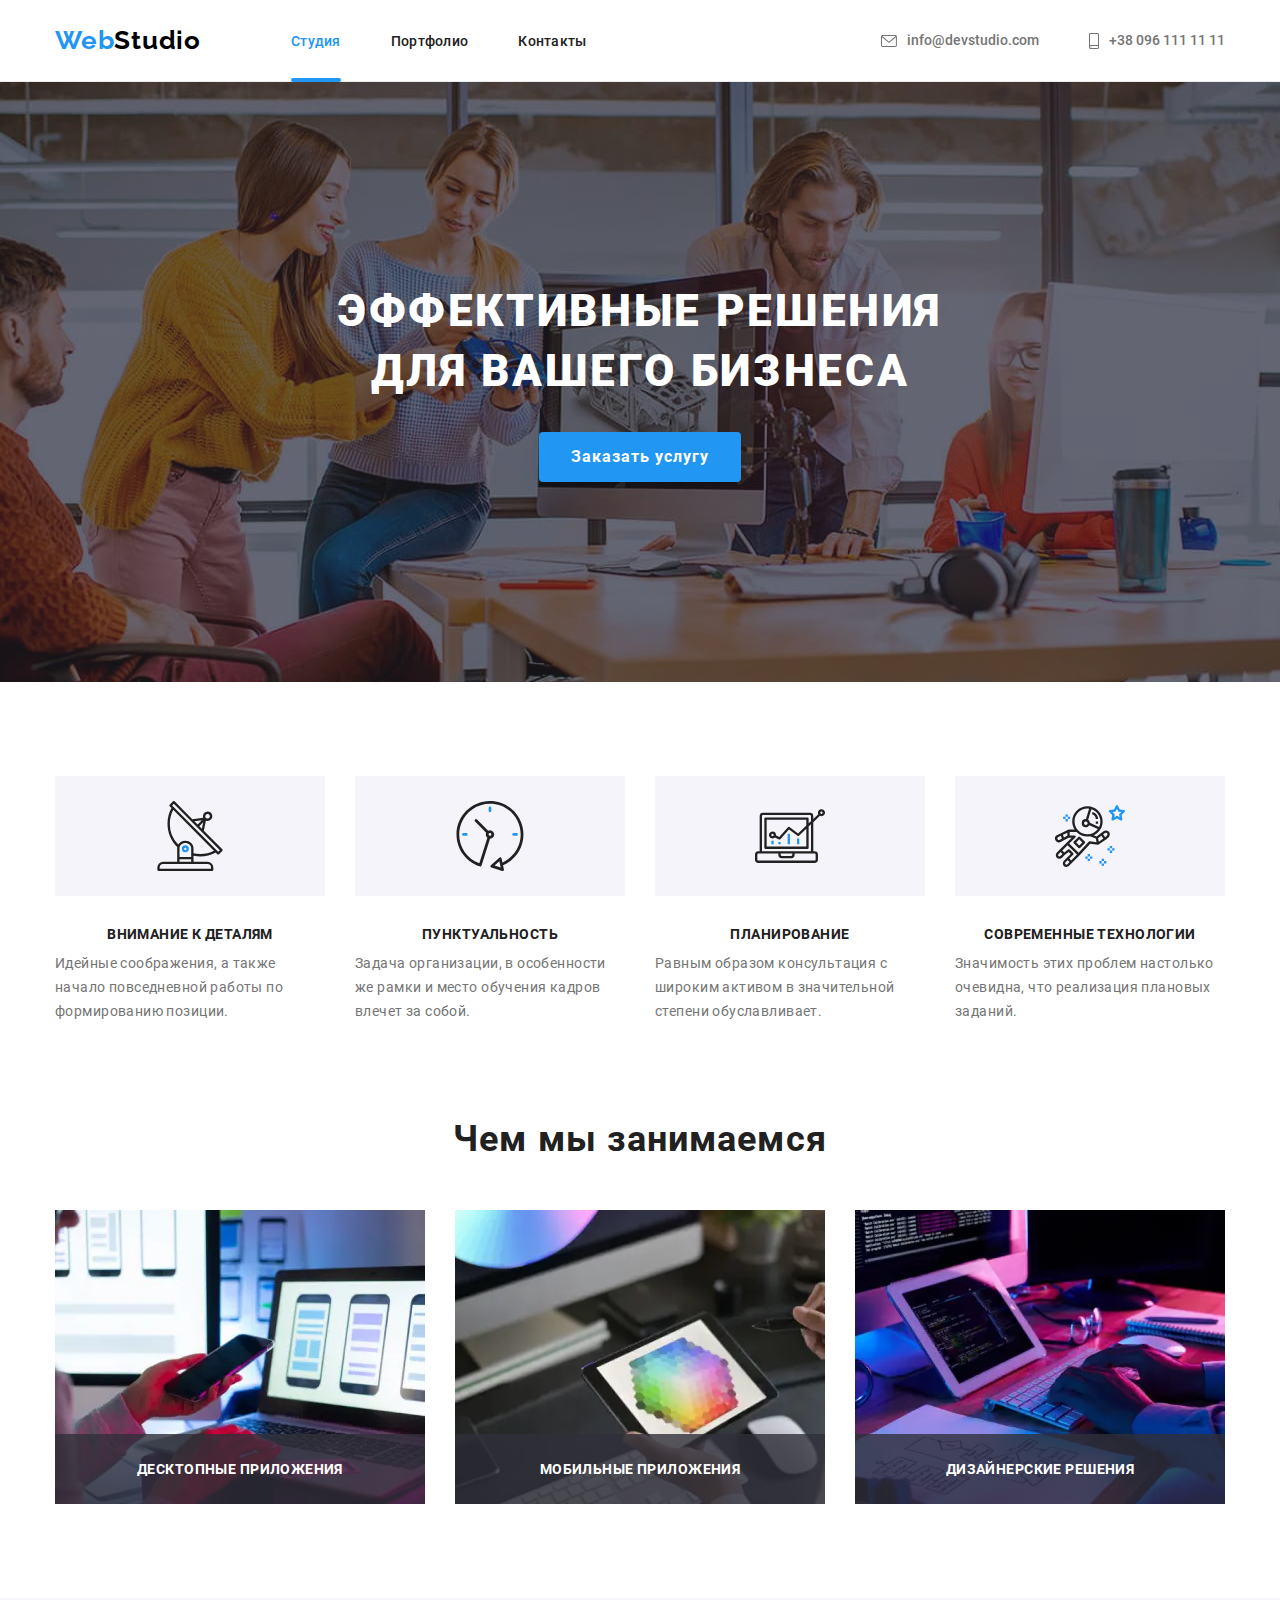
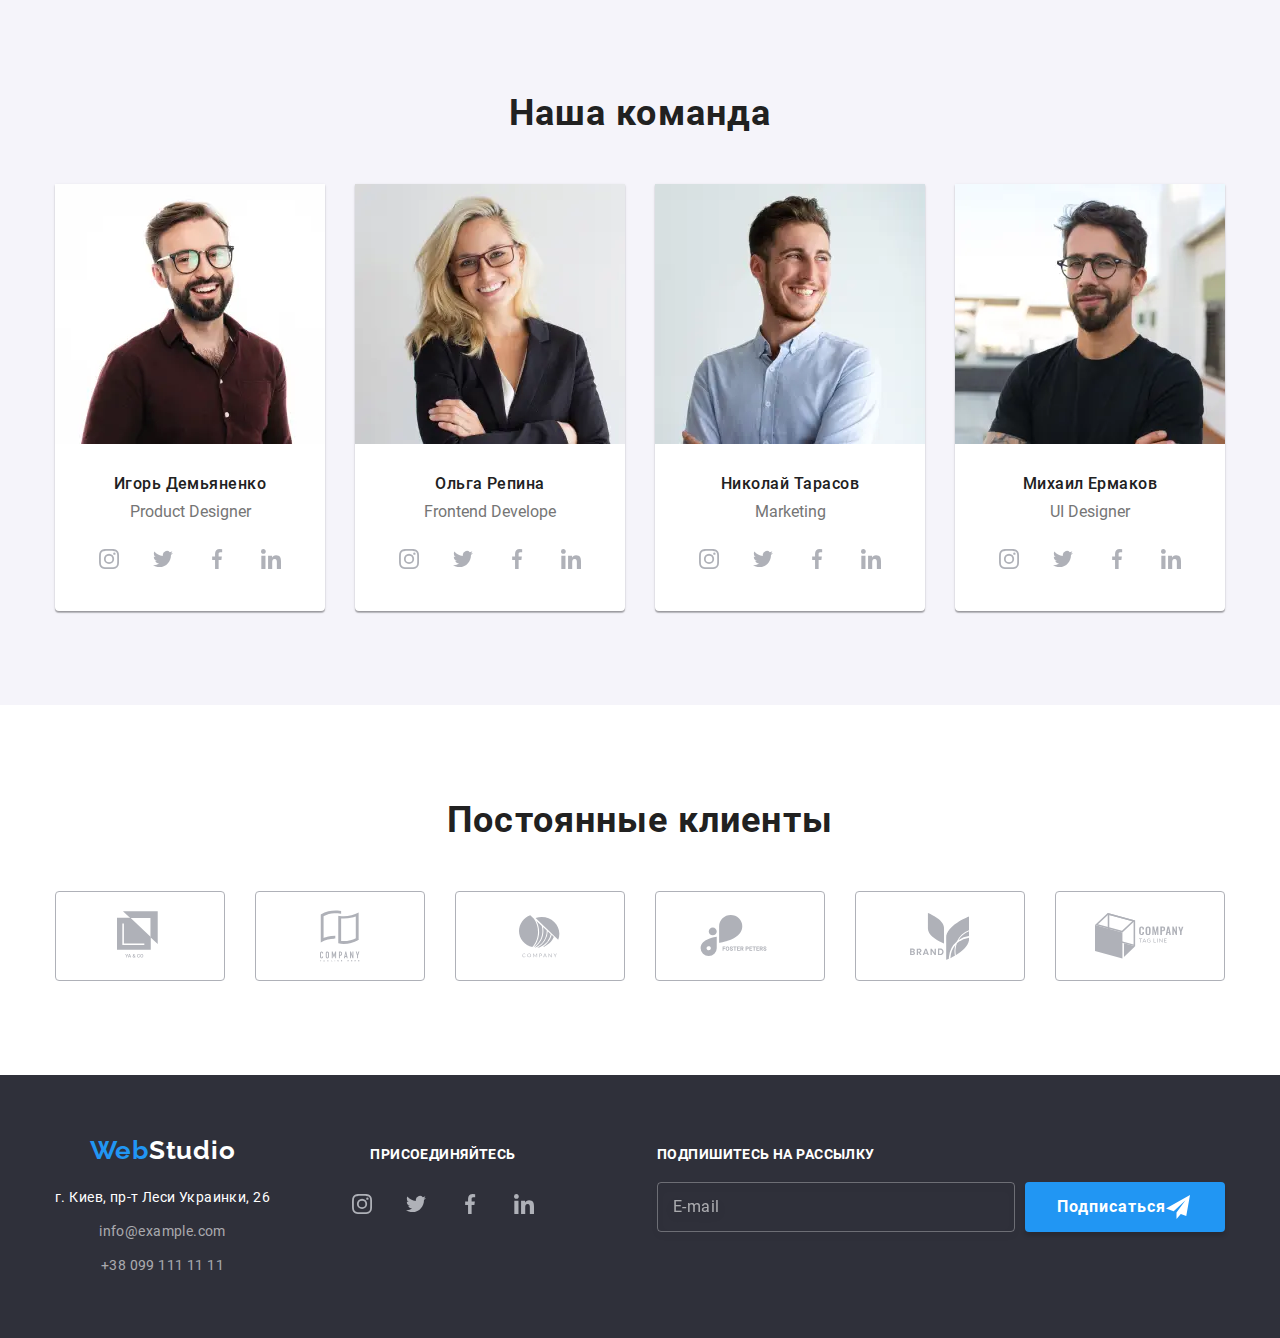
<file: index.html>
<!DOCTYPE html>
<html lang="ru">
  <head>
    <meta charset="UTF-8" />
    <meta name="viewport" content="width=device-width, initial-scale=1.0" />
    <link rel="stylesheet" href="./css/main.min.css" />
    <title lang="en">WebStudio</title>
  </head>
  <body>
    <!--Шапка сайта-->

    <header class="header">
      <div class="container">
        <button class="menu-button" data-menu-button>
          <svg class="burger-menu-icon">
            <use href="./images/icons/sprite.svg#icon-menu"></use>
          </svg>
        </button>
        <nav class="header-navigation">
          <a class="logo logo-header" href="./index.html"
            ><span class="logo-first-word">Web</span>Studio</a
          >
          <ul class="navigation-list">
            <li class="navigation-list-item">
              <a
                class="navigation-list-link navigation-list-link-active"
                href="./index.html"
              >
                Студия
              </a>
            </li>
            <li class="navigation-list-item">
              <a class="navigation-list-link" href="./portfolio.html"
                >Портфолио</a
              >
            </li>
            <li class="navigation-list-item">
              <a class="navigation-list-link" href="#">Контакты</a>
            </li>
          </ul>
        </nav>

        <ul class="address-list">
          <li class="address-item">
            <a class="address-link" href="mailto:info@devstudio.com">
              <svg class="address-link-icon" width="16" height="12">
                <use href="./images/icons/sprite.svg#icon-envelope"></use>
              </svg>
              info@devstudio.com
            </a>
          </li>
          <li class="address-item">
            <a class="address-link" href="tel:+380961111111">
              <svg class="address-link-icon" width="10" height="16">
                <use href="./images/icons/sprite.svg#icon-smartphone"></use>
              </svg>
              +38 096 111 11 11
            </a>
          </li>
        </ul>
      </div>
    </header>
    <main>
      <!--Секція Герой-->
      <section class="hero section">
        <div class="container">
          <h1 class="hero-title">
            Эффективные решения <br />
            для вашего бизнеса
          </h1>
          <button type="button" class="modal-button" data-modal-open>
            Заказать услугу
          </button>
        </div>
      </section>
      <!--Особенности-->
      <section class="features section">
        <div class="container">
          <h2 class="section-title visually-hidden">Наши особенности</h2>
          <ul class="features-list">
            <li class="features-list-item">
              <div class="features-list-icon">
                <svg class="icon">
                  <use href="./images/icons/sprite.svg#icon-antenna"></use>
                </svg>
              </div>
              <h3 class="features-list-title">Внимание к деталям</h3>
              <p class="features-list-text">
                Идейные соображения, а также начало повседневной работы по
                формированию позиции.
              </p>
            </li>
            <li class="features-list-item">
              <div class="features-list-icon">
                <svg class="icon">
                  <use href="./images/icons/sprite.svg#icon-clock"></use>
                </svg>
              </div>
              <h3 class="features-list-title">Пунктуальность</h3>
              <p class="features-list-text">
                Задача организации, в особенности же рамки и место обучения
                кадров влечет за собой.
              </p>
            </li>
            <li class="features-list-item">
              <div class="features-list-icon">
                <svg class="icon">
                  <use href="./images/icons/sprite.svg#icon-diagram"></use>
                </svg>
              </div>
              <h3 class="features-list-title">Планирование</h3>
              <p class="features-list-text">
                Равным образом консультация с широким активом в значительной
                степени обуславливает.
              </p>
            </li>
            <li class="features-list-item">
              <div class="features-list-icon">
                <svg class="icon">
                  <use href="./images/icons/sprite.svg#icon-astronaut"></use>
                </svg>
              </div>
              <h3 class="features-list-title">Современные технологии</h3>
              <p class="features-list-text">
                Значимость этих проблем настолько очевидна, что реализация
                плановых заданий.
              </p>
            </li>
          </ul>
        </div>
      </section>
      <!--Чем мы занимаемся-->
      <section class="doing section">
        <div class="container">
          <h2 class="section-title">Чем мы занимаемся</h2>
          <ul class="doing-list display-flex">
            <li class="doing-list-item">
              <picture>
                <source
                  srcset="
                    ./images/index/desktop/what-we-do-img-1-desktop.webp    1x,
                    ./images/index/desktop/what-we-do-img-1-desktop@2x.webp 2x
                  "
                  media="(min-width: 1200px)"
                  type="image/webp"
                />
                <source
                  srcset="
                    ./images/index/desktop/what-we-do-img-1-desktop.jpg    1x,
                    ./images/index/desktop/what-we-do-img-1-desktop@2x.jpg 2x
                  "
                  media="(min-width: 1200px)"
                />

                <img
                  class="doing-list-image"
                  src="./images/index/desktop/what-we-do-img-1-desktop.jpg"
                  alt="Процес вестания страници"
                />
              </picture>

              <p class="doing-list-text">Десктопные приложения</p>
            </li>
            <li class="doing-list-item">
              <picture>
                <source
                  srcset="
                    ./images/index/desktop/what-we-do-img-2-desktop.webp    1x,
                    ./images/index/desktop/what-we-do-img-2-desktop@2x.webp 2x
                  "
                  media="(min-width: 1200px)"
                  type="image/webp"
                />
                <source
                  srcset="
                    ./images/index/desktop/what-we-do-img-2-desktop.jpg    1x,
                    ./images/index/desktop/what-we-do-img-2-desktop@2x.jpg 2x
                  "
                  media="(min-width: 1200px)"
                />

                <img
                  class="doing-list-image"
                  src="./images/index/desktop/what-we-do-img-2-desktop.jpg"
                  alt="Робота с планшетом"
                />
              </picture>

              <p class="doing-list-text">Мобильные приложения</p>
            </li>
            <li class="doing-list-item">
              <picture>
                <source
                  srcset="
                    ./images/index/desktop/what-we-do-img-3-desktop.webp    1x,
                    ./images/index/desktop/what-we-do-img-3-desktop@2x.webp 2x
                  "
                  media="(min-width: 1200px)"
                  type="image/webp"
                />
                <source
                  srcset="
                    ./images/index/desktop/what-we-do-img-3-desktop.jpg    1x,
                    ./images/index/desktop/what-we-do-img-3-desktop@2x.jpg 2x
                  "
                  media="(min-width: 1200px)"
                />

                <img
                  class="doing-list-image"
                  src="./images/index/desktop/what-we-do-img-3-desktop.jpg"
                  alt="Человек печатает на ноутбуке"
                />
              </picture>

              <p class="doing-list-text">Дизайнерские решения</p>
            </li>
          </ul>
        </div>
      </section>
      <!--Наша команда-->
      <section class="team section">
        <div class="container">
          <h2 class="section-title">Наша команда</h2>
          <ul class="team-list">
            <li class="team-list-item">
              <picture>
                <source
                  srcset="
                    ./images/index/desktop/teammate-img-Igor-desktop.webp    1x,
                    ./images/index/desktop/teammate-img-Igor-desktop@2x.webp 2x
                  "
                  media="(min-width: 1200px)"
                  type="image/webp"
                />
                <source
                  srcset="
                    ./images/index/desktop/teammate-img-Igor-desktop.jpg    1x,
                    ./images/index/desktop/teammate-img-Igor-desktop@2x.jpg 2x
                  "
                  media="(min-width: 1200px)"
                />

                <source
                  srcset="
                    ./images/index/tablet/teammate-img-Igor-tablet.webp    1x,
                    ./images/index/tablet/teammate-img-Igor-tablet@2x.webp 2x
                  "
                  media="(min-width: 768px)"
                  type="image/webp"
                />
                <source
                  srcset="
                    ./images/index/tablet/teammate-img-Igor-tablet.jpg    1x,
                    ./images/index/tablet/teammate-img-Igor-tablet@2x.jpg 2x
                  "
                  media="(min-width: 768px)"
                />
                <source
                  srcset="
                    ./images/index/mobile/teammate-img-Igor-mobile.webp    1x,
                    ./images/index/mobile/teammate-img-Igor-mobile@2x.webp 2x
                  "
                  type="image/webp"
                />
                <img
                  class="about-list-img"
                  src="./images/index/mobile/teammate-img-Igor-mobile.jpg"
                  alt="Фото Игоря"
                />
              </picture>
              <div class="team-list-text-container">
                <h3 class="team-list-title">Игорь Демьяненко</h3>
                <p class="team-list-text" lang="en">Product Designer</p>
                <ul class="social-list">
                  <li class="social-list-item">
                    <a href="#" class="social-list-link">
                      <svg class="social-list-icon" width="20" height="20">
                        <use
                          href="./images/icons/sprite.svg#icon-instagram"
                        ></use>
                      </svg>
                    </a>
                  </li>
                  <li class="social-list-item">
                    <a href="#" class="social-list-link">
                      <svg class="social-list-icon" width="20" height="20">
                        <use
                          href="./images/icons/sprite.svg#icon-twitter"
                        ></use>
                      </svg>
                    </a>
                  </li>
                  <li class="social-list-item">
                    <a href="#" class="social-list-link">
                      <svg class="social-list-icon" width="20" height="20">
                        <use
                          href="./images/icons/sprite.svg#icon-facebook"
                        ></use>
                      </svg>
                    </a>
                  </li>
                  <li class="social-list-item">
                    <a href="#" class="social-list-link">
                      <svg class="social-list-icon" width="20" height="20">
                        <use
                          href="./images/icons/sprite.svg#icon-linkedin"
                        ></use>
                      </svg>
                    </a>
                  </li>
                </ul>
              </div>
            </li>
            <li class="team-list-item">
              <picture>
                <source
                  srcset="
                    ./images/index/desktop/teammate-img-Olga-desktop.webp    1x,
                    ./images/index/desktop/teammate-img-Olga-desktop@2x.webp 2x
                  "
                  media="(min-width: 1200px)"
                  type="image/webp"
                />
                <source
                  srcset="
                    ./images/index/desktop/teammate-img-Olga-desktop.jpg    1x,
                    ./images/index/desktop/teammate-img-Olga-desktop@2x.jpg 2x
                  "
                  media="(min-width: 1200px)"
                />

                <source
                  srcset="
                    ./images/index/tablet/teammate-img-Olga-tablet.webp    1x,
                    ./images/index/tablet/teammate-img-Olga-tablet@2x.webp 2x
                  "
                  media="(min-width: 768px)"
                  type="image/webp"
                />
                <source
                  srcset="
                    ./images/index/tablet/teammate-img-Olga-tablet.jpg    1x,
                    ./images/index/tablet/teammate-img-Olga-tablet@2x.jpg 2x
                  "
                  media="(min-width: 768px)"
                />
                <source
                  srcset="
                    ./images/index/mobile/teammate-img-Olga-mobile.webp    1x,
                    ./images/index/mobile/teammate-img-Olga-mobile@2x.webp 2x
                  "
                  type="image/webp"
                />
                <img
                  class="about-list-img"
                  src="./images/index/mobile/teammate-img-Olga-mobile.jpg"
                  alt="фото Ольги"
                />
              </picture>
              <div class="team-list-text-container">
                <h3 class="team-list-title">Ольга Репина</h3>
                <p class="team-list-text" lang="en">Frontend Develope</p>
                <ul class="social-list">
                  <li class="social-list-item">
                    <a href="#" class="social-list-link">
                      <svg class="social-list-icon" width="20" height="20">
                        <use
                          href="./images/icons/sprite.svg#icon-instagram"
                        ></use>
                      </svg>
                    </a>
                  </li>
                  <li class="social-list-item">
                    <a href="#" class="social-list-link">
                      <svg class="social-list-icon" width="20" height="20">
                        <use
                          href="./images/icons/sprite.svg#icon-twitter"
                        ></use>
                      </svg>
                    </a>
                  </li>
                  <li class="social-list-item">
                    <a href="#" class="social-list-link">
                      <svg class="social-list-icon" width="20" height="20">
                        <use
                          href="./images/icons/sprite.svg#icon-facebook"
                        ></use>
                      </svg>
                    </a>
                  </li>
                  <li class="social-list-item">
                    <a href="#" class="social-list-link">
                      <svg class="social-list-icon" width="20" height="20">
                        <use
                          href="./images/icons/sprite.svg#icon-linkedin"
                        ></use>
                      </svg>
                    </a>
                  </li>
                </ul>
              </div>
            </li>
            <li class="team-list-item">
              <picture>
                <source
                  srcset="
                    ./images/index/desktop/teammate-img-Mykola-desktop.webp    1x,
                    ./images/index/desktop/teammate-img-Mykola-desktop@2x.webp 2x
                  "
                  media="(min-width: 1200px)"
                  type="image/webp"
                />
                <source
                  srcset="
                    ./images/index/desktop/teammate-img-Mykola-desktop.jpg    1x,
                    ./images/index/desktop/teammate-img-Mykola-desktop@2x.jpg 2x
                  "
                  media="(min-width: 1200px)"
                />

                <source
                  srcset="
                    ./images/index/tablet/teammate-img-Mykola-tablet.webp    1x,
                    ./images/index/tablet/teammate-img-Mykola-tablet@2x.webp 2x
                  "
                  media="(min-width: 768px)"
                  type="image/webp"
                />
                <source
                  srcset="
                    ./images/index/tablet/teammate-img-Mykola-tablet.jpg    1x,
                    ./images/index/tablet/teammate-img-Mykola-tablet@2x.jpg 2x
                  "
                  media="(min-width: 768px)"
                />
                <source
                  srcset="
                    ./images/index/mobile/teammate-img-Mykola-mobile.webp    1x,
                    ./images/index/mobile/teammate-img-Mykola-mobile@2x.webp 2x
                  "
                  type="image/webp"
                />
                <img
                  class="about-list-img"
                  src="./images/index/mobile/teammate-img-Mykola-mobile.jpg"
                  alt="фото Николая"
                />
              </picture>
              <div class="team-list-text-container">
                <h3 class="team-list-title">Николай Тарасов</h3>
                <p class="team-list-text" lang="en">Marketing</p>
                <ul class="social-list">
                  <li class="social-list-item">
                    <a href="#" class="social-list-link">
                      <svg class="social-list-icon" width="20" height="20">
                        <use
                          href="./images/icons/sprite.svg#icon-instagram"
                        ></use>
                      </svg>
                    </a>
                  </li>
                  <li class="social-list-item">
                    <a href="#" class="social-list-link">
                      <svg class="social-list-icon" width="20" height="20">
                        <use
                          href="./images/icons/sprite.svg#icon-twitter"
                        ></use>
                      </svg>
                    </a>
                  </li>
                  <li class="social-list-item">
                    <a href="#" class="social-list-link">
                      <svg class="social-list-icon" width="20" height="20">
                        <use
                          href="./images/icons/sprite.svg#icon-facebook"
                        ></use>
                      </svg>
                    </a>
                  </li>
                  <li class="social-list-item">
                    <a href="#" class="social-list-link">
                      <svg class="social-list-icon" width="20" height="20">
                        <use
                          href="./images/icons/sprite.svg#icon-linkedin"
                        ></use>
                      </svg>
                    </a>
                  </li>
                </ul>
              </div>
            </li>
            <li class="team-list-item">
              <picture>
                <source
                  srcset="
                    ./images/index/desktop/teammate-img-Myhailo-desktop.webp    1x,
                    ./images/index/desktop/teammate-img-Myhailo-desktop@2x.webp 2x
                  "
                  media="(min-width: 1200px)"
                  type="image/webp"
                />
                <source
                  srcset="
                    ./images/index/desktop/teammate-img-Myhailo-desktop.jpg    1x,
                    ./images/index/desktop/teammate-img-Myhailo-desktop@2x.jpg 2x
                  "
                  media="(min-width: 1200px)"
                />

                <source
                  srcset="
                    ./images/index/tablet/teammate-img-Myhailo-tablet.webp    1x,
                    ./images/index/tablet/teammate-img-Myhailo-tablet@2x.webp 2x
                  "
                  media="(min-width: 768px)"
                  type="image/webp"
                />
                <source
                  srcset="
                    ./images/index/tablet/teammate-img-Myhailo-tablet.jpg    1x,
                    ./images/index/tablet/teammate-img-Myhailo-tablet@2x.jpg 2x
                  "
                  media="(min-width: 768px)"
                />
                <source
                  srcset="
                    ./images/index/mobile/teammate-img-Myhailo-mobile.webp    1x,
                    ./images/index/mobile/teammate-img-Myhailo-mobile@2x.webp 2x
                  "
                  type="image/webp"
                />

                <img
                  class="about-list-img"
                  src="./images/index/mobile/teammate-img-Myhailo-mobile.jpg"
                  alt="фото Михаила"
                />
              </picture>
              <div class="team-list-text-container">
                <h3 class="team-list-title">Михаил Ермаков</h3>
                <p class="team-list-text" lang="en">UI Designer</p>
                <ul class="social-list">
                  <li class="social-list-item">
                    <a href="#" class="social-list-link">
                      <svg class="social-list-icon" width="20" height="20">
                        <use
                          href="./images/icons/sprite.svg#icon-instagram"
                        ></use>
                      </svg>
                    </a>
                  </li>
                  <li class="social-list-item">
                    <a href="#" class="social-list-link">
                      <svg class="social-list-icon" width="20" height="20">
                        <use
                          href="./images/icons/sprite.svg#icon-twitter"
                        ></use>
                      </svg>
                    </a>
                  </li>
                  <li class="social-list-item">
                    <a href="#" class="social-list-link">
                      <svg class="social-list-icon" width="20" height="20">
                        <use
                          href="./images/icons/sprite.svg#icon-facebook"
                        ></use>
                      </svg>
                    </a>
                  </li>
                  <li class="social-list-item">
                    <a href="#" class="social-list-link">
                      <svg class="social-list-icon" width="20" height="20">
                        <use
                          href="./images/icons/sprite.svg#icon-linkedin"
                        ></use>
                      </svg>
                    </a>
                  </li>
                </ul>
              </div>
            </li>
          </ul>
        </div>
      </section>
      <section class="partners section">
        <div class="container">
          <h2 class="section-title">Постоянные клиенты</h2>
          <ul class="partners-list">
            <li class="partners-list-item">
              <a href="" class="partners-list-link">
                <svg class="partners-list-icon" width="45" height="50">
                  <use
                    href="./images/icons/sprite.svg#icon-client-logo-1"
                  ></use>
                </svg>
              </a>
            </li>
            <li class="partners-list-item">
              <a href="" class="partners-list-link">
                <svg class="partners-list-icon" width="40" height="52">
                  <use
                    href="./images/icons/sprite.svg#icon-client-logo-2"
                  ></use>
                </svg>
              </a>
            </li>
            <li class="partners-list-item">
              <a href="" class="partners-list-link">
                <svg class="partners-list-icon" width="41" height="43">
                  <use
                    href="./images/icons/sprite.svg#icon-client-logo-3"
                  ></use>
                </svg>
              </a>
            </li>
            <li class="partners-list-item">
              <a href="" class="partners-list-link">
                <svg class="partners-list-icon" width="80" height="42">
                  <use
                    href="./images/icons/sprite.svg#icon-client-logo-4"
                  ></use>
                </svg>
              </a>
            </li>
            <li class="partners-list-item">
              <a href="" class="partners-list-link">
                <svg class="partners-list-icon" width="59" height="47">
                  <use
                    href="./images/icons/sprite.svg#icon-client-logo-5"
                  ></use>
                </svg>
              </a>
            </li>
            <li class="partners-list-item">
              <a href="" class="partners-list-link">
                <svg class="partners-list-icon" width="89" height="46">
                  <use
                    href="./images/icons/sprite.svg#icon-client-logo-6"
                  ></use>
                </svg>
              </a>
            </li>
          </ul>
        </div>
      </section>
    </main>
    <!--Подвал сайта-->
    <footer class="footer">
      <div class="container">
        <div class="address-container">
          <a class="logo logo-footer" href="./index.html">
            <span class="logo-first-word">Web</span>Studio
          </a>
          <address class="footer-address">
            <a
              class="footer-address-link"
              href="https://goo.gl/maps/fKDju42FKTuRYaaN9"
              target="_blank"
            >
              г. Киев, пр-т Леси Украинки, 26
            </a>

            <ul class="footer-list">
              <li class="footer-list-item">
                <a class="footer-list-link" href="mailto:info@example.com">
                  info@example.com
                </a>
              </li>
              <li class="footer-list-item">
                <a class="footer-list-link" href="tel:+380991111111">
                  +38 099 111 11 11
                </a>
              </li>
            </ul>
          </address>
        </div>
        <div class="social-link-container">
          <p class="footer-sub-title">присоединяйтесь</p>
          <ul class="social-list">
            <li class="social-list-item">
              <a href="#" class="social-list-link dark-theme">
                <svg class="social-list-icon" width="20" height="20">
                  <use href="./images/icons/sprite.svg#icon-instagram"></use>
                </svg>
              </a>
            </li>
            <li class="social-list-item">
              <a href="#" class="social-list-link dark-theme">
                <svg class="social-list-icon" width="20" height="20">
                  <use href="./images/icons/sprite.svg#icon-twitter"></use>
                </svg>
              </a>
            </li>
            <li class="social-list-item">
              <a href="#" class="social-list-link dark-theme">
                <svg class="social-list-icon" width="20" height="20">
                  <use href="./images/icons/sprite.svg#icon-facebook"></use>
                </svg>
              </a>
            </li>
            <li class="social-list-item">
              <a href="#" class="social-list-link dark-theme">
                <svg class="social-list-icon" width="20" height="20">
                  <use href="./images/icons/sprite.svg#icon-linkedin"></use>
                </svg>
              </a>
            </li>
          </ul>
        </div>
        <div class="subscribe-container">
          <p class="footer-sub-title">Подпишитесь на рассылку</p>
          <form action="#" name="subscribe-form" class="subscribe-form">
            <label for="subscribe-email" class="subscribe-form-label">
              <input
                type="email"
                name="subscribe-email"
                id="subscribe-email"
                placeholder="E-mail"
                class="subscribe-form-input"
              />
            </label>

            <button type="submit" class="modal-button subscribe-form-button">
              Подписаться
            </button>
          </form>
        </div>
      </div>
    </footer>
    <div class="backdrop is-hidden" data-modal>
      <div class="modal">
        <button type="button" class="modal-close-button" data-modal-close>
          <svg width="12" height="12">
            <use href="./images/icons/sprite.svg#icon-cross"></use>
          </svg>
        </button>
        <h2 class="modal-title">Оставьте свои данные, мы вам перезвоним</h2>
        <form action="#" class="modal-form" name="user-contact-data">
          <label class="modal-form-label" for="user-name">Имя</label>
          <div class="input-wrapper">
            <input
              type="text"
              class="modal-form-input"
              name="user-name"
              id="user-name"
            />
            <svg class="modal-form-icon">
              <use href="./images/icons/sprite.svg#icon-person"></use>
            </svg>
          </div>

          <label class="modal-form-label" for="user-phone-number">
            Телефон
          </label>
          <div class="input-wrapper">
            <input
              type="tel"
              class="modal-form-input"
              name="user-phone-number"
              id="user-phone-number"
            />
            <svg class="modal-form-icon">
              <use href="./images/icons/sprite.svg#icon-phone"></use>
            </svg>
          </div>
          <label class="modal-form-label" for="user-email"> Почта </label>
          <div class="input-wrapper">
            <input
              type="email"
              class="modal-form-input"
              name="user-email"
              id="user-email"
            />
            <svg class="modal-form-icon">
              <use href="./images/icons/sprite.svg#icon-email"></use>
            </svg>
          </div>
          <label class="modal-form-label" for="user-massage">
            Комментарий
          </label>

          <textarea
            name="user-massage"
            placeholder="Введите текст"
            class="modal-form-textarea"
            id="user-massage"
          ></textarea>
          <div class="modal-agriment-wrapper">
            <input
              class="modal-form-agriment-input visually-hidden"
              type="checkbox"
              name="user-agriment"
              id="user-agriment"
            />
            <label for="user-agriment" class="modal-form-agriment-label">
              Соглашаюсь с рассылкой и принимаю
            </label>
            <a class="modal-form-agriment-link" href="#">Условия договора</a>
          </div>
          <button class="modal-button modal-button-form" type="submit">
            Отправить
          </button>
        </form>
      </div>
    </div>

    <div class="burger-menu is-hidden" data-menu>
      <button class="burger-menu-close-button" data-menu-close>
        <svg class="burger-menu-icon">
          <use href="./images/icons/sprite.svg#icon-close"></use>
        </svg>
      </button>
      <ul class="burger-menu-list">
        <li class="burger-menu-list-item">
          <a
            class="burger-menu-list-link burger-menu-list-link-active"
            href="./index.html"
          >
            Студия
          </a>
        </li>
        <li class="burger-menu-list-item">
          <a class="burger-menu-list-link" href="./portfolio.html">Портфолио</a>
        </li>
        <li class="burger-menu-list-item">
          <a class="burger-menu-list-link" href="#">Контакты</a>
        </li>
      </ul>
      <a class="burger-menu-tel" href="tel:+380961111111">
        +38 096 111 11 11
      </a>
      <a class="burger-menu-email" href="mailto:info@devstudio.com">
        info@devstudio.com
      </a>
      <ul class="burger-menu-social-list">
        <li class="burger-menu-social-list-item">
          <a href="#" class="burger-menu-social-link">Instagram</a>
        </li>
        <li class="burger-menu-social-list-item">
          <a href="#" class="burger-menu-social-link">Twitter</a>
        </li>
        <li class="burger-menu-social-list-item">
          <a href="#" class="burger-menu-social-link">Facebook</a>
        </li>
        <li class="burger-menu-social-list-item">
          <a href="#" class="burger-menu-social-link">LinkedIn</a>
        </li>
      </ul>
    </div>

    <script src="./js/modal.js"></script>
    <script src="./js/mobile-menu.js"></script>
  </body>
</html>
</file>
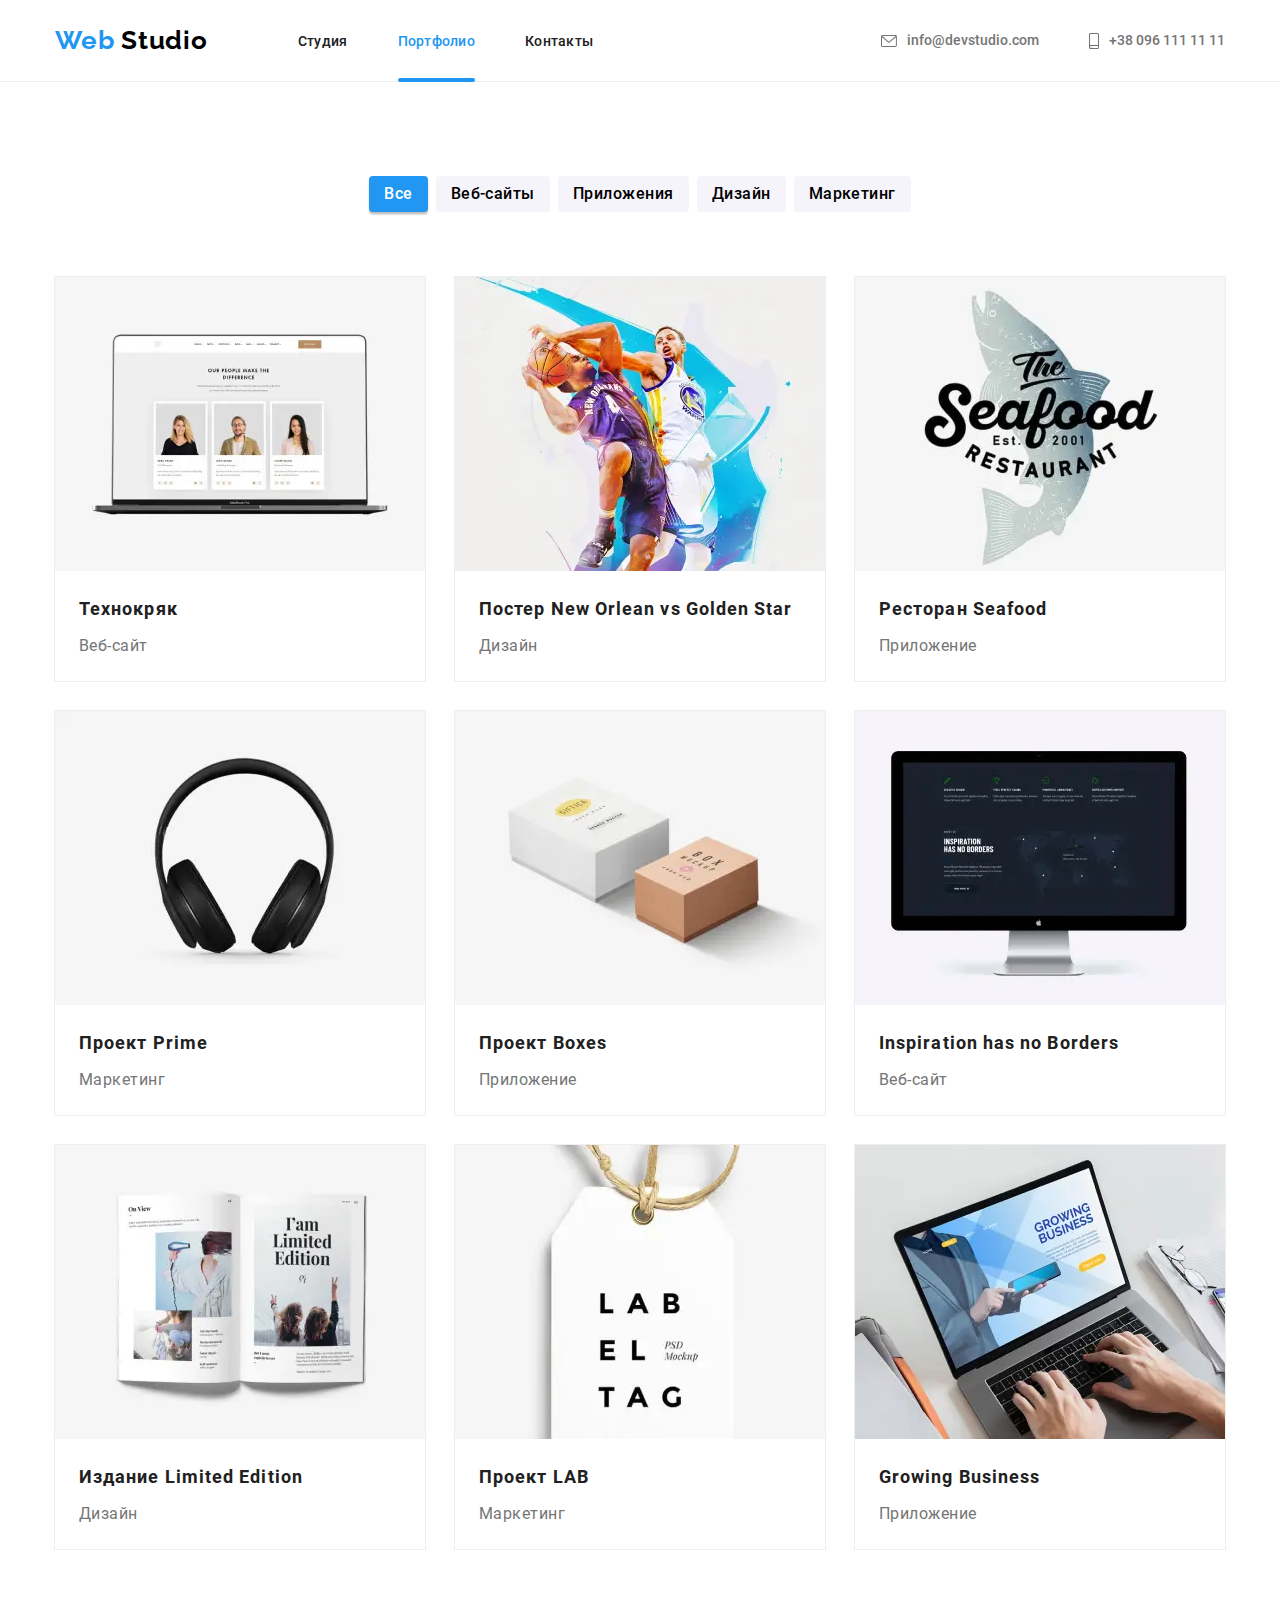
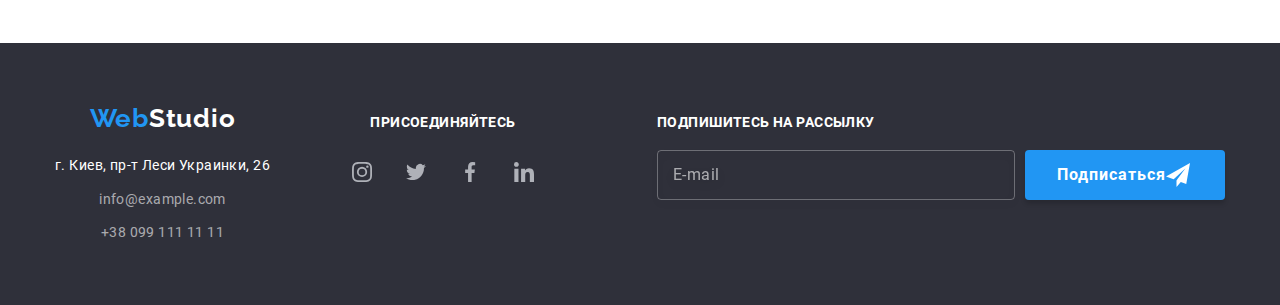
<file: portfolio.html>
<!DOCTYPE html>
<html lang="ru">
  <head>
    <meta charset="UTF-8" />
    <meta name="viewport" content="width=device-width, initial-scale=1.0" />

    <link rel="stylesheet" href="./css/main.min.css" />
    <title>WebStudio</title>
  </head>
  <body>
    <!--Шапка сайта-->
    <header class="header">
      <div class="container">
        <button class="menu-button" data-menu-button>
          <svg class="burger-menu-icon">
            <use href="./images/icons/sprite.svg#icon-menu"></use>
          </svg>
        </button>
        <nav class="header-navigation">
          <a class="logo logo-header" href="./index.html">
            <span class="logo-first-word">Web</span>
            Studio
          </a>
          <ul class="navigation-list">
            <li class="navigation-list-item">
              <a class="navigation-list-link" href="./index.html"> Студия </a>
            </li>
            <li class="navigation-list-item">
              <a
                class="navigation-list-link navigation-list-link-active"
                href="./portfolio.html"
              >
                Портфолио
              </a>
            </li>
            <li class="navigation-list-item">
              <a class="navigation-list-link" href="#">Контакты</a>
            </li>
          </ul>
        </nav>

        <ul class="address-list">
          <li class="address-item">
            <a class="address-link" href="mailto:info@devstudio.com">
              <svg class="address-link-icon" width="16" height="12">
                <use href="./images/icons/sprite.svg#icon-envelope"></use>
              </svg>
              info@devstudio.com
            </a>
          </li>
          <li class="address-item">
            <a class="address-link" href="tel:+380961111111">
              <svg class="address-link-icon" width="10" height="16">
                <use href="./images/icons/sprite.svg#icon-smartphone"></use>
              </svg>
              +38 096 111 11 11
            </a>
          </li>
        </ul>
      </div>
    </header>

    <main>
      <!--Секція Герой-->
      <section class="examples section">
        <div class="container">
          <h1 hidden>Портфоліо</h1>
          <ul class="examples-filter">
            <li class="examples-filter-item">
              <button type="button" class="examples-filter-button active">
                Все
              </button>
            </li>
            <li class="examples-filter-item">
              <button type="button" class="examples-filter-button">
                Веб-сайты
              </button>
            </li>
            <li class="examples-filter-item">
              <button type="button" class="examples-filter-button">
                Приложения
              </button>
            </li>
            <li class="examples-filter-item">
              <button type="button" class="examples-filter-button">
                Дизайн
              </button>
            </li>
            <li class="examples-filter-item">
              <button type="button" class="examples-filter-button">
                Маркетинг
              </button>
            </li>
          </ul>
          <!-- <form action="portfolio-filter-form">
          <label for="all-pages">
            Все
            <input
              type="radio"
              name="filter"
              id="all-pages"
              value="all-pages"
              checked
            />
          </label>
          <label for="web-studio-pages">
            Веб-сайты
            <input
              type="radio"
              name="filter"
              id="web-studio-pages"
              value="web-studio-pages"
            />
          </label>
          <label for="apllications">
            Приложения
            <input
              type="radio"
              name="filter"
              id="apllications"
              value="apllications"
            />
          </label>
          <label for="designs">
            Дизайн
            <input type="radio" name="filter" id="designs" value="designs" />
          </label>
          <label for="marketing">
            Маркетинг
            <input
              type="radio"
              name="filter"
              id="marketing"
              value="marketing"
            />
          </label>
        </form> -->
          <h2 class="examples-titlte" hidden>Примери работ</h2>
          <ul class="examples-list">
            <li class="examples-list-item">
              <a class="examples-list-link" href="#">
                <div class="examples-thumb">
                  <picture>
                    <source
                      srcset="
                        ./images/portfolio/desktop/our-works-img-1-desktop.webp    1x,
                        ./images/portfolio/desktop/our-works-img-1-desktop@2x.webp 2x
                      "
                      media="(min-width: 1200px)"
                      type="image/webp"
                    />
                    <source
                      srcset="
                        ./images/portfolio/desktop/our-works-img-1-desktop.jpg    1x,
                        ./images/portfolio/desktop/our-works-img-1-desktop@2x.jpg 2x
                      "
                      media="(min-width: 1200px)"
                    />

                    <source
                      srcset="
                        ./images/portfolio/tablet/our-works-img-1-tablet.webp    1x,
                        ./images/portfolio/tablet/our-works-img-1-tablet@2x.webp 2x
                      "
                      media="(min-width: 768px)"
                      type="image/webp"
                    />
                    <source
                      srcset="
                        ./images/portfolio/tablet/our-works-img-1-tablet.jpg    1x,
                        ./images/portfolio/tablet/our-works-img-1-tablet@2x.jpg 2x
                      "
                      media="(min-width: 768px)"
                    />
                    <source
                      srcset="
                        ./images/portfolio/mobile/our-works-img-1-mobile.webp    1x,
                        ./images/portfolio/mobile/our-works-img-1-mobile@2x.webp 2x
                      "
                      type="image/webp"
                    />
                    <img
                      class="about-list-img"
                      src="./images/portfolio/mobile/our-works-img-1-mobile.jpg"
                      alt="Ноутбук с примером сайта"
                    />
                  </picture>
                  <!-- <img
                    class="examples-list-image"
                    src="./images/portfolio/mobile/our-works-img-1-mobile.jpg"
                    alt="Ноутбук с примером сайта"
                  /> -->
                  <p class="exemples-image-overlay">
                    Технокряк это современная площадка распространения
                    коронавируса. Компании используют эту платформу для
                    цифрового шпионажа и атак на защищённые сервера конкурентов.
                  </p>
                </div>
                <div class="examples-list-text-container">
                  <h3 class="examples-list-title">Технокряк</h3>
                  <p class="examples-list-text">Веб-сайт</p>
                </div>
              </a>
            </li>
            <li class="examples-list-item">
              <a class="examples-list-link" href="#">
                <div class="examples-thumb">
                  <picture>
                    <source
                      srcset="
                        ./images/portfolio/desktop/our-works-img-2-desktop.webp    1x,
                        ./images/portfolio/desktop/our-works-img-2-desktop@2x.webp 2x
                      "
                      media="(min-width: 1200px)"
                      type="image/webp"
                    />
                    <source
                      srcset="
                        ./images/portfolio/desktop/our-works-img-2-desktop.jpg    1x,
                        ./images/portfolio/desktop/our-works-img-2-desktop@2x.jpg 2x
                      "
                      media="(min-width: 1200px)"
                    />

                    <source
                      srcset="
                        ./images/portfolio/tablet/our-works-img-2-tablet.webp    1x,
                        ./images/portfolio/tablet/our-works-img-2-tablet@2x.webp 2x
                      "
                      media="(min-width: 768px)"
                      type="image/webp"
                    />
                    <source
                      srcset="
                        ./images/portfolio/tablet/our-works-img-2-tablet.jpg    1x,
                        ./images/portfolio/tablet/our-works-img-2-tablet@2x.jpg 2x
                      "
                      media="(min-width: 768px)"
                    />
                    <source
                      srcset="
                        ./images/portfolio/mobile/our-works-img-2-mobile.webp    1x,
                        ./images/portfolio/mobile/our-works-img-2-mobile@2x.webp 2x
                      "
                      type="image/webp"
                    />
                    <img
                      class="about-list-img"
                      src="./images/portfolio/mobile/our-works-img-2-mobile.jpg"
                      alt="Два баскетболиста борютса за м'яч"
                    />
                  </picture>

                  <p class="exemples-image-overlay">
                    Технокряк это современная площадка распространения
                    коронавируса. Компании используют эту платформу для
                    цифрового шпионажа и атак на защищённые сервера конкурентов.
                  </p>
                </div>
                <div class="examples-list-text-container">
                  <h3 class="examples-list-title">
                    Постер <span lang="en">New Orlean vs Golden Star</span>
                  </h3>
                  <p class="examples-list-text">Дизайн</p>
                </div>
              </a>
            </li>
            <li class="examples-list-item">
              <a class="examples-list-link" href="#">
                <div class="examples-thumb">
                  <picture>
                    <source
                      srcset="
                        ./images/portfolio/desktop/our-works-img-3-desktop.webp    1x,
                        ./images/portfolio/desktop/our-works-img-3-desktop@2x.webp 2x
                      "
                      media="(min-width: 1200px)"
                      type="image/webp"
                    />
                    <source
                      srcset="
                        ./images/portfolio/desktop/our-works-img-3-desktop.jpg    1x,
                        ./images/portfolio/desktop/our-works-img-3-desktop@2x.jpg 2x
                      "
                      media="(min-width: 1200px)"
                    />

                    <source
                      srcset="
                        ./images/portfolio/tablet/our-works-img-3-tablet.webp    1x,
                        ./images/portfolio/tablet/our-works-img-3-tablet@2x.webp 2x
                      "
                      media="(min-width: 768px)"
                      type="image/webp"
                    />
                    <source
                      srcset="
                        ./images/portfolio/tablet/our-works-img-3-tablet.jpg    1x,
                        ./images/portfolio/tablet/our-works-img-3-tablet@2x.jpg 2x
                      "
                      media="(min-width: 768px)"
                    />
                    <source
                      srcset="
                        ./images/portfolio/mobile/our-works-img-3-mobile.webp    1x,
                        ./images/portfolio/mobile/our-works-img-3-mobile@2x.webp 2x
                      "
                      type="image/webp"
                    />
                    <img
                      class="about-list-img"
                      src="./images/portfolio/mobile/our-works-img-3-mobile.jpg"
                      alt="Логотип сефудс ресторана"
                    />
                  </picture>
                  <p class="exemples-image-overlay">
                    Технокряк это современная площадка распространения
                    коронавируса. Компании используют эту платформу для
                    цифрового шпионажа и атак на защищённые сервера конкурентов.
                  </p>
                </div>
                <div class="examples-list-text-container">
                  <h3 class="examples-list-title">
                    Ресторан <span lang="en">Seafood</span>
                  </h3>
                  <p class="examples-list-text">Приложение</p>
                </div>
              </a>
            </li>
            <li class="examples-list-item">
              <a class="examples-list-link" href="#">
                <div class="examples-thumb">
                  <picture>
                    <source
                      srcset="
                        ./images/portfolio/desktop/our-works-img-4-desktop.webp    1x,
                        ./images/portfolio/desktop/our-works-img-4-desktop@2x.webp 2x
                      "
                      media="(min-width: 1200px)"
                      type="image/webp"
                    />
                    <source
                      srcset="
                        ./images/portfolio/desktop/our-works-img-4-desktop.jpg    1x,
                        ./images/portfolio/desktop/our-works-img-4-desktop@2x.jpg 2x
                      "
                      media="(min-width: 1200px)"
                    />

                    <source
                      srcset="
                        ./images/portfolio/tablet/our-works-img-4-tablet.webp    1x,
                        ./images/portfolio/tablet/our-works-img-4-tablet@2x.webp 2x
                      "
                      media="(min-width: 768px)"
                      type="image/webp"
                    />
                    <source
                      srcset="
                        ./images/portfolio/tablet/our-works-img-4-tablet.jpg    1x,
                        ./images/portfolio/tablet/our-works-img-4-tablet@2x.jpg 2x
                      "
                      media="(min-width: 768px)"
                    />
                    <source
                      srcset="
                        ./images/portfolio/mobile/our-works-img-4-mobile.webp    1x,
                        ./images/portfolio/mobile/our-works-img-4-mobile@2x.webp 2x
                      "
                      type="image/webp"
                    />
                    <img
                      class="about-list-img"
                      src="./images/portfolio/mobile/our-works-img-4-mobile.jpg"
                      alt="Наушники"
                    />
                  </picture>
                  <p class="exemples-image-overlay">
                    Технокряк это современная площадка распространения
                    коронавируса. Компании используют эту платформу для
                    цифрового шпионажа и атак на защищённые сервера конкурентов.
                  </p>
                </div>
                <div class="examples-list-text-container">
                  <h3 class="examples-list-title">
                    Проект <span lang="en">Prime</span>
                  </h3>
                  <p class="examples-list-text">Маркетинг</p>
                </div>
              </a>
            </li>
            <li class="examples-list-item">
              <a class="examples-list-link" href="#">
                <div class="examples-thumb">
                  <picture>
                    <source
                      srcset="
                        ./images/portfolio/desktop/our-works-img-5-desktop.webp    1x,
                        ./images/portfolio/desktop/our-works-img-5-desktop@2x.webp 2x
                      "
                      media="(min-width: 1200px)"
                      type="image/webp"
                    />
                    <source
                      srcset="
                        ./images/portfolio/desktop/our-works-img-5-desktop.jpg    1x,
                        ./images/portfolio/desktop/our-works-img-5-desktop@2x.jpg 2x
                      "
                      media="(min-width: 1200px)"
                    />

                    <source
                      srcset="
                        ./images/portfolio/tablet/our-works-img-5-tablet.webp    1x,
                        ./images/portfolio/tablet/our-works-img-5-tablet@2x.webp 2x
                      "
                      media="(min-width: 768px)"
                      type="image/webp"
                    />
                    <source
                      srcset="
                        ./images/portfolio/tablet/our-works-img-5-tablet.jpg    1x,
                        ./images/portfolio/tablet/our-works-img-5-tablet@2x.jpg 2x
                      "
                      media="(min-width: 768px)"
                    />
                    <source
                      srcset="
                        ./images/portfolio/mobile/our-works-img-5-mobile.webp    1x,
                        ./images/portfolio/mobile/our-works-img-5-mobile@2x.webp 2x
                      "
                      type="image/webp"
                    />
                    <img
                      class="about-list-img"
                      src="./images/portfolio/mobile/our-works-img-5-mobile.jpg"
                      alt="Две коробоки"
                    />
                  </picture>

                  <p class="exemples-image-overlay">
                    Технокряк это современная площадка распространения
                    коронавируса. Компании используют эту платформу для
                    цифрового шпионажа и атак на защищённые сервера конкурентов.
                  </p>
                </div>
                <div class="examples-list-text-container">
                  <h3 class="examples-list-title">
                    Проект <span lang="en">Boxes</span>
                  </h3>
                  <p class="examples-list-text">Приложение</p>
                </div>
              </a>
            </li>
            <li class="examples-list-item">
              <a class="examples-list-link" href="#">
                <div class="examples-thumb">
                  <picture>
                    <source
                      srcset="
                        ./images/portfolio/desktop/our-works-img-6-desktop.webp    1x,
                        ./images/portfolio/desktop/our-works-img-6-desktop@2x.webp 2x
                      "
                      media="(min-width: 1200px)"
                      type="image/webp"
                    />
                    <source
                      srcset="
                        ./images/portfolio/desktop/our-works-img-6-desktop.jpg    1x,
                        ./images/portfolio/desktop/our-works-img-6-desktop@2x.jpg 2x
                      "
                      media="(min-width: 1200px)"
                    />

                    <source
                      srcset="
                        ./images/portfolio/tablet/our-works-img-6-tablet.webp    1x,
                        ./images/portfolio/tablet/our-works-img-6-tablet@2x.webp 2x
                      "
                      media="(min-width: 768px)"
                      type="image/webp"
                    />
                    <source
                      srcset="
                        ./images/portfolio/tablet/our-works-img-6-tablet.jpg    1x,
                        ./images/portfolio/tablet/our-works-img-6-tablet@2x.jpg 2x
                      "
                      media="(min-width: 768px)"
                    />
                    <source
                      srcset="
                        ./images/portfolio/mobile/our-works-img-6-mobile.webp    1x,
                        ./images/portfolio/mobile/our-works-img-6-mobile@2x.webp 2x
                      "
                      type="image/webp"
                    />
                    <img
                      class="about-list-img"
                      src="./images/portfolio/mobile/our-works-img-6-mobile.jpg"
                      alt="Компютер с откритим на нем сайте"
                    />
                  </picture>
                  <p class="exemples-image-overlay">
                    Технокряк это современная площадка распространения
                    коронавируса. Компании используют эту платформу для
                    цифрового шпионажа и атак на защищённые сервера конкурентов.
                  </p>
                </div>
                <div class="examples-list-text-container">
                  <h3 class="examples-list-title" lang="en">
                    Inspiration has no Borders
                  </h3>
                  <p class="examples-list-text">Веб-сайт</p>
                </div>
              </a>
            </li>
            <li class="examples-list-item">
              <a class="examples-list-link" href="#">
                <div class="examples-thumb">
                  <picture>
                    <source
                      srcset="
                        ./images/portfolio/desktop/our-works-img-7-desktop.webp    1x,
                        ./images/portfolio/desktop/our-works-img-7-desktop@2x.webp 2x
                      "
                      media="(min-width: 1200px)"
                      type="image/webp"
                    />
                    <source
                      srcset="
                        ./images/portfolio/desktop/our-works-img-7-desktop.jpg    1x,
                        ./images/portfolio/desktop/our-works-img-7-desktop@2x.jpg 2x
                      "
                      media="(min-width: 1200px)"
                    />

                    <source
                      srcset="
                        ./images/portfolio/tablet/our-works-img-7-tablet.webp    1x,
                        ./images/portfolio/tablet/our-works-img-7-tablet@2x.webp 2x
                      "
                      media="(min-width: 768px)"
                      type="image/webp"
                    />
                    <source
                      srcset="
                        ./images/portfolio/tablet/our-works-img-7-tablet.jpg    1x,
                        ./images/portfolio/tablet/our-works-img-7-tablet@2x.jpg 2x
                      "
                      media="(min-width: 768px)"
                    />
                    <source
                      srcset="
                        ./images/portfolio/mobile/our-works-img-7-mobile.webp    1x,
                        ./images/portfolio/mobile/our-works-img-7-mobile@2x.webp 2x
                      "
                      type="image/webp"
                    />
                    <img
                      class="about-list-img"
                      src="./images/portfolio/mobile/our-works-img-7-mobile.jpg"
                      alt="Откритая книга"
                    />
                  </picture>

                  <p class="exemples-image-overlay">
                    Технокряк это современная площадка распространения
                    коронавируса. Компании используют эту платформу для
                    цифрового шпионажа и атак на защищённые сервера конкурентов.
                  </p>
                </div>
                <div class="examples-list-text-container">
                  <h3 class="examples-list-title">
                    Издание <span lang="en">Limited Edition</span>
                  </h3>
                  <p class="examples-list-text">Дизайн</p>
                </div>
              </a>
            </li>
            <li class="examples-list-item">
              <a class="examples-list-link" href="">
                <div class="examples-thumb">
                  <picture>
                    <source
                      srcset="
                        ./images/portfolio/desktop/our-works-img-8-desktop.webp    1x,
                        ./images/portfolio/desktop/our-works-img-8-desktop@2x.webp 2x
                      "
                      media="(min-width: 1200px)"
                      type="image/webp"
                    />
                    <source
                      srcset="
                        ./images/portfolio/desktop/our-works-img-8-desktop.jpg    1x,
                        ./images/portfolio/desktop/our-works-img-8-desktop@2x.jpg 2x
                      "
                      media="(min-width: 1200px)"
                    />

                    <source
                      srcset="
                        ./images/portfolio/tablet/our-works-img-8-tablet.webp    1x,
                        ./images/portfolio/tablet/our-works-img-8-tablet@2x.webp 2x
                      "
                      media="(min-width: 768px)"
                      type="image/webp"
                    />
                    <source
                      srcset="
                        ./images/portfolio/tablet/our-works-img-8-tablet.jpg    1x,
                        ./images/portfolio/tablet/our-works-img-8-tablet@2x.jpg 2x
                      "
                      media="(min-width: 768px)"
                    />
                    <source
                      srcset="
                        ./images/portfolio/mobile/our-works-img-8-mobile.webp    1x,
                        ./images/portfolio/mobile/our-works-img-8-mobile@2x.webp 2x
                      "
                      type="image/webp"
                    />
                    <img
                      class="about-list-img"
                      src="./images/portfolio/mobile/our-works-img-8-mobile.jpg"
                      alt="Бирка с надписью lab el tag"
                    />
                  </picture>

                  <p class="exemples-image-overlay">
                    Технокряк это современная площадка распространения
                    коронавируса. Компании используют эту платформу для
                    цифрового шпионажа и атак на защищённые сервера конкурентов.
                  </p>
                </div>
                <div class="examples-list-text-container">
                  <h3 class="examples-list-title">
                    Проект <span lang="en">LAB</span>
                  </h3>
                  <p class="examples-list-text">Маркетинг</p>
                </div>
              </a>
            </li>
            <li class="examples-list-item">
              <a class="examples-list-link" href="">
                <div class="examples-thumb">
                  <picture>
                    <source
                      srcset="
                        ./images/portfolio/desktop/our-works-img-9-desktop.webp    1x,
                        ./images/portfolio/desktop/our-works-img-9-desktop@2x.webp 2x
                      "
                      media="(min-width: 1200px)"
                      type="image/webp"
                    />
                    <source
                      srcset="
                        ./images/portfolio/desktop/our-works-img-9-desktop.jpg    1x,
                        ./images/portfolio/desktop/our-works-img-9-desktop@2x.jpg 2x
                      "
                      media="(min-width: 1200px)"
                    />

                    <source
                      srcset="
                        ./images/portfolio/tablet/our-works-img-9-tablet.webp    1x,
                        ./images/portfolio/tablet/our-works-img-9-tablet@2x.webp 2x
                      "
                      media="(min-width: 768px)"
                      type="image/webp"
                    />
                    <source
                      srcset="
                        ./images/portfolio/tablet/our-works-img-9-tablet.jpg    1x,
                        ./images/portfolio/tablet/our-works-img-9-tablet@2x.jpg 2x
                      "
                      media="(min-width: 768px)"
                    />
                    <source
                      srcset="
                        ./images/portfolio/mobile/our-works-img-9-mobile.webp    1x,
                        ./images/portfolio/mobile/our-works-img-9-mobile@2x.webp 2x
                      "
                      type="image/webp"
                    />
                    <img
                      class="about-list-img"
                      src="./images/portfolio/mobile/our-works-img-9-mobile.jpg"
                      alt="Человек набирает текс на ноутбуке"
                    />
                  </picture>

                  <p class="exemples-image-overlay">
                    Технокряк это современная площадка распространения
                    коронавируса. Компании используют эту платформу для
                    цифрового шпионажа и атак на защищённые сервера конкурентов.
                  </p>
                </div>
                <div class="examples-list-text-container">
                  <h3 class="examples-list-title" lang="en">
                    Growing Business
                  </h3>
                  <p class="examples-list-text">Приложение</p>
                </div>
              </a>
            </li>
          </ul>
        </div>
      </section>
    </main>
    <!--Подвал сайта-->
    <footer class="footer">
      <div class="container">
        <div class="address-container">
          <a class="logo logo-footer" href="./index.html">
            <span class="logo-first-word">Web</span>Studio
          </a>
          <address class="footer-address">
            <a
              class="footer-address-link"
              href="https://goo.gl/maps/fKDju42FKTuRYaaN9"
              target="_blank"
            >
              г. Киев, пр-т Леси Украинки, 26
            </a>

            <ul class="footer-list">
              <li class="footer-list-item">
                <a class="footer-list-link" href="mailto:info@example.com">
                  info@example.com
                </a>
              </li>
              <li class="footer-list-item">
                <a class="footer-list-link" href="tel:+380991111111">
                  +38 099 111 11 11
                </a>
              </li>
            </ul>
          </address>
        </div>
        <div class="social-link-container">
          <p class="footer-sub-title">присоединяйтесь</p>
          <ul class="social-list">
            <li class="social-list-item">
              <a href="#" class="social-list-link dark-theme">
                <svg class="social-list-icon" width="20" height="20">
                  <use href="./images/icons/sprite.svg#icon-instagram"></use>
                </svg>
              </a>
            </li>
            <li class="social-list-item">
              <a href="#" class="social-list-link dark-theme">
                <svg class="social-list-icon" width="20" height="20">
                  <use href="./images/icons/sprite.svg#icon-twitter"></use>
                </svg>
              </a>
            </li>
            <li class="social-list-item">
              <a href="#" class="social-list-link dark-theme">
                <svg class="social-list-icon" width="20" height="20">
                  <use href="./images/icons/sprite.svg#icon-facebook"></use>
                </svg>
              </a>
            </li>
            <li class="social-list-item">
              <a href="#" class="social-list-link dark-theme">
                <svg class="social-list-icon" width="20" height="20">
                  <use href="./images/icons/sprite.svg#icon-linkedin"></use>
                </svg>
              </a>
            </li>
          </ul>
        </div>
        <div class="subscribe-container">
          <p class="footer-sub-title">Подпишитесь на рассылку</p>
          <form action="#" name="subscribe-form" class="subscribe-form">
            <label for="subscribe-email" class="subscribe-form-label">
              <input
                type="email"
                name="subscribe-email"
                id="subscribe-email"
                placeholder="E-mail"
                class="subscribe-form-input"
              />
            </label>

            <button type="submit" class="modal-button subscribe-form-button">
              Подписаться
            </button>
          </form>
        </div>
      </div>
    </footer>
    <div class="backdrop is-hidden" data-menu>
      <div class="burger-menu">
        <button class="burger-menu-close-button" data-menu-close>
          <svg class="burger-menu-icon">
            <use href="./images/icons/sprite.svg#icon-close"></use>
          </svg>
        </button>
        <ul class="burger-menu-list">
          <li class="burger-menu-list-item">
            <a class="burger-menu-list-link" href="./index.html"> Студия </a>
          </li>
          <li class="burger-menu-list-item">
            <a
              class="burger-menu-list-link burger-menu-list-link-active"
              href="./portfolio.html"
              >Портфолио</a
            >
          </li>
          <li class="burger-menu-list-item">
            <a class="burger-menu-list-link" href="#">Контакты</a>
          </li>
        </ul>
        <a class="burger-menu-tel" href="tel:+380961111111">
          +38 096 111 11 11
        </a>
        <a class="burger-menu-email" href="mailto:info@devstudio.com">
          info@devstudio.com
        </a>
        <ul class="burger-menu-social-list">
          <li class="burger-menu-social-list-item">
            <a href="#" class="burger-menu-social-link">Instagram</a>
          </li>
          <li class="burger-menu-social-list-item">
            <a href="#" class="burger-menu-social-link">Twitter</a>
          </li>
          <li class="burger-menu-social-list-item">
            <a href="#" class="burger-menu-social-link">Facebook</a>
          </li>
          <li class="burger-menu-social-list-item">
            <a href="#" class="burger-menu-social-link">LinkedIn</a>
          </li>
        </ul>
      </div>
    </div>

    <script src="./js/mobile-menu.js"></script>
  </body>
</html>
</file>
<file: css/main.min.css>
.header .container,.social-list,.modal-form-agriment-label,.doing-list,.examples-filter,.examples-list{display:flex}@font-face{font-family:"Roboto";font-style:normal;font-weight:400;src:url("../fonts/roboto-v20-latin_cyrillic-regular.eot");src:local(""),url("../fonts/roboto-v20-latin_cyrillic-regular.eot?#iefix") format("embedded-opentype"),url("../fonts/roboto-v20-latin_cyrillic-regular.woff2") format("woff2"),url("../fonts/roboto-v20-latin_cyrillic-regular.woff") format("woff"),url("../fonts/roboto-v20-latin_cyrillic-regular.ttf") format("truetype"),url("../fonts/roboto-v20-latin_cyrillic-regular.svg#Roboto") format("svg")}@font-face{font-family:"Roboto";font-style:normal;font-weight:500;src:url("../fonts/roboto-v20-latin_cyrillic-500.eot");src:local(""),url("../fonts/roboto-v20-latin_cyrillic-500.eot?#iefix") format("embedded-opentype"),url("../fonts/roboto-v20-latin_cyrillic-500.woff2") format("woff2"),url("../fonts/roboto-v20-latin_cyrillic-500.woff") format("woff"),url("../fonts/roboto-v20-latin_cyrillic-500.ttf") format("truetype"),url("../fonts/roboto-v20-latin_cyrillic-500.svg#Roboto") format("svg")}@font-face{font-family:"Roboto";font-style:normal;font-weight:700;src:url("../fonts/roboto-v20-latin_cyrillic-700.eot");src:local(""),url("../fonts/roboto-v20-latin_cyrillic-700.eot?#iefix") format("embedded-opentype"),url("../fonts/roboto-v20-latin_cyrillic-700.woff2") format("woff2"),url("../fonts/roboto-v20-latin_cyrillic-700.woff") format("woff"),url("../fonts/roboto-v20-latin_cyrillic-700.ttf") format("truetype"),url("../fonts/roboto-v20-latin_cyrillic-700.svg#Roboto") format("svg")}@font-face{font-family:"Roboto";font-style:normal;font-weight:900;src:url("../fonts/roboto-v20-latin_cyrillic-900.eot");src:local(""),url("../fonts/roboto-v20-latin_cyrillic-900.eot?#iefix") format("embedded-opentype"),url("../fonts/roboto-v20-latin_cyrillic-900.woff2") format("woff2"),url("../fonts/roboto-v20-latin_cyrillic-900.woff") format("woff"),url("../fonts/roboto-v20-latin_cyrillic-900.ttf") format("truetype"),url("../fonts/roboto-v20-latin_cyrillic-900.svg#Roboto") format("svg")}@font-face{font-family:"Raleway";font-style:normal;font-weight:400;src:url("../fonts/raleway-v19-latin_cyrillic-regular.eot");src:local(""),url("../fonts/raleway-v19-latin_cyrillic-regular.eot?#iefix") format("embedded-opentype"),url("../fonts/raleway-v19-latin_cyrillic-regular.woff2") format("woff2"),url("../fonts/raleway-v19-latin_cyrillic-regular.woff") format("woff"),url("../fonts/raleway-v19-latin_cyrillic-regular.ttf") format("truetype"),url("../fonts/raleway-v19-latin_cyrillic-regular.svg#Raleway") format("svg")}@font-face{font-family:"Raleway";font-style:normal;font-weight:700;src:url("../fonts/raleway-v19-latin_cyrillic-700.eot");src:local(""),url("../fonts/raleway-v19-latin_cyrillic-700.eot?#iefix") format("embedded-opentype"),url("../fonts/raleway-v19-latin_cyrillic-700.woff2") format("woff2"),url("../fonts/raleway-v19-latin_cyrillic-700.woff") format("woff"),url("../fonts/raleway-v19-latin_cyrillic-700.ttf") format("truetype"),url("../fonts/raleway-v19-latin_cyrillic-700.svg#Raleway") format("svg")}/*! modern-normalize v1.0.0 | MIT License | https://github.com/sindresorhus/modern-normalize */*,::after,::before{box-sizing:border-box}:root{-moz-tab-size:4;tab-size:4}html{line-height:1.15;-webkit-text-size-adjust:100%}body{margin:0}body{font-family:system-ui, -apple-system, "Segoe UI", Roboto, Helvetica, Arial, sans-serif, "Apple Color Emoji", "Segoe UI Emoji"}hr{height:0;color:inherit}abbr[title]{text-decoration:underline dotted}b,strong{font-weight:bolder}code,kbd,pre,samp{font-family:ui-monospace, SFMono-Regular, Consolas, "Liberation Mono", Menlo, monospace;font-size:1em}small{font-size:80%}sub,sup{font-size:75%;line-height:0;position:relative;vertical-align:baseline}sub{bottom:-0.25em}sup{top:-0.5em}table{text-indent:0;border-color:inherit}button,input,optgroup,select,textarea{font-family:inherit;font-size:100%;line-height:1.15;margin:0}button,select{text-transform:none}[type="button"],[type="reset"],[type="submit"],button{-webkit-appearance:button}::-moz-focus-inner{border-style:none;padding:0}:-moz-focusring{outline:1px dotted ButtonText}:-moz-ui-invalid{box-shadow:none}legend{padding:0}progress{vertical-align:baseline}::-webkit-inner-spin-button,::-webkit-outer-spin-button{height:auto}[type="search"]{-webkit-appearance:textfield;outline-offset:-2px}::-webkit-search-decoration{-webkit-appearance:none}::-webkit-file-upload-button{-webkit-appearance:button;font:inherit}summary{display:list-item}body{color:#757575;font-family:"Roboto", sans-serif;font-size:14px;font-weight:400}img{display:block;max-width:100%;height:auto}a{color:inherit;text-decoration:none;font-style:normal;display:block}ul{list-style-type:none;padding:0;margin:0}h1,h2,h3,h4,h5,h6{margin:0;color:#212121}p{margin:0}.visually-hidden{position:absolute !important;clip:rect(1px 1px 1px 1px);clip:rect(1px, 1px, 1px, 1px);padding:0 !important;border:0 !important;height:1px !important;width:1px !important;overflow:hidden}.is-hidden{visibility:hidden;opacity:0;pointer-events:none;transform:translateY(-100%)}.container{min-width:320px;margin-left:auto;margin-right:auto;padding-left:15px;padding-right:15px}@media screen and (min-width: 480px){.container{width:480px}}@media screen and (min-width: 768px){.container{width:768px}}@media screen and (min-width: 1200px){.container{width:1200px}}.header .container{align-items:center;position:relative}@media screen and (min-width: 768px){.footer .container{display:flex;align-items:baseline;flex-wrap:wrap;justify-content:space-around}}@media screen and (min-width: 1200px){.footer .container{flex-wrap:nowrap}}.section{padding:94px 0}.hero.section{padding:118px 0}@media screen and (min-width: 1200px){.hero.section{padding:200px 0}}.doing.section{padding-top:0}.logo{font-family:"Raleway", sans-serif;color:#000;font-weight:700;font-size:24px;line-height:calc(28 / 24);letter-spacing:0.03em}.logo-header{padding:16px 0}@media screen and (min-width: 768px){.logo-header{padding:25px 0;margin-right:90px}}@media screen and (min-width: 1200px){.logo{font-size:26px;line-height:calc(31 / 26)}}.logo-first-word{color:#2196f3}.logo-footer{color:#fff;margin-bottom:20px;display:inline-block}.section-title{font-weight:700;font-size:36px;line-height:1.167;text-align:center;letter-spacing:0.03em;margin-bottom:50px}.address-link{font-weight:500;display:flex;align-items:center;transition:color 250ms cubic-bezier(0.4, 0, 0.2, 1)}.address-link:hover,.address-link:focus{color:#2196f3}.address-link-icon{margin-right:10px}.address-link-icon{fill:currentColor}@media screen and (max-width: 767px){.header .address-list{display:none}}@media screen and (min-width: 768px){.address-list{margin-left:auto}}@media screen and (min-width: 768px) and (max-width: 1199px){.address-item:not(:last-child){margin-bottom:10px}}@media screen and (min-width: 1200px){.address-item:not(:last-child){margin-right:50px}.address-list{display:flex}.address-link{padding:32px 0;justify-content:center}}.modal-button{background:#2196f3;box-shadow:0px 4px 4px rgba(0,0,0,0.15);border-radius:4px;color:#ffffff;font-weight:700;font-size:16px;line-height:1.87;letter-spacing:0.06em;cursor:pointer;padding:10px 32px;border:none;transition:background-color 250ms cubic-bezier(0.4, 0, 0.2, 1)}.modal-button:hover,.modal-button:focus{background-color:#188ce8}.social-list{justify-content:center}.social-list-item{width:44px;height:44px}.social-list-item:not(:last-child){margin-right:10px}.social-list-link{width:100%;height:100%;display:flex;justify-content:center;align-items:center;border-radius:50%;color:#afb1b8;transition:background-color 250ms cubic-bezier(0.4, 0, 0.2, 1),color 250ms cubic-bezier(0.4, 0, 0.2, 1)}.social-list-link:hover,.social-list-link:focus{color:#ffffff;background-color:#2196f3}.social-list-icon{fill:currentColor}.backdrop{position:fixed;display:flex;top:0;left:0;width:100%;height:100%;background-color:rgba(0,0,0,0.2);transition:transform 250ms cubic-bezier(0.4, 0, 0.2, 1),opacity 250ms cubic-bezier(0.4, 0, 0.2, 1),visibility 250ms cubic-bezier(0.4, 0, 0.2, 1);transform:translateY(0)}.modal{position:absolute;top:50%;left:50%;transform:translate(-50%, -50%);width:100%;max-width:450px;height:95%;max-height:609px;overflow:scroll;background-color:#ffffff;box-shadow:0px 1px 3px rgba(0,0,0,0.12),0px 1px 1px rgba(0,0,0,0.14),0px 2px 1px rgba(0,0,0,0.2);border-radius:4px;padding:40px;overflow-y:scroll}@media screen and (min-width: 1200px){.modal{max-width:528px;max-height:581px}}.modal-close-button{position:absolute;top:8px;right:8px;width:30px;height:30px;border-radius:50%;border:1px solid rgba(0,0,0,0.1);background-color:transparent;cursor:pointer;display:flex;justify-content:center;align-items:center;padding:0}.modal-title{display:block;font-weight:700;font-size:20px;line-height:1.15;text-align:center;letter-spacing:0.03em;margin-bottom:12px;color:#212121}.modal-form{display:flex;flex-direction:column}.modal-form-label{font-size:12px;line-height:1.1666;letter-spacing:0.01em;margin-bottom:4px}.modal-form-input,.modal-form-textarea{border:1px solid rgba(33,33,33,0.2);box-sizing:border-box;border-radius:4px;width:100%;padding:12px 12px 12px 42px;transition:border 250ms cubic-bezier(0.4, 0, 0.2, 1)}.modal-form-input{height:40px}.modal-form-input:focus,.modal-form-textarea:focus{border:1px solid #2196f3;outline:none}.modal-form-input:focus+.modal-form-icon{fill:#2196f3}.input-wrapper{position:relative;margin-bottom:10px}.modal-form-icon{position:absolute;width:18px;height:18px;bottom:50%;left:12px;transform:translateY(50%);transition:fill 250ms cubic-bezier(0.4, 0, 0.2, 1)}.modal-form-textarea{height:120px;padding:12px 16px;margin-bottom:20px;resize:none}.modal-form-textarea::placeholder{font-size:14px;line-height:1.143;letter-spacing:0.01em;color:rgba(117,117,117,0.5)}.modal-agriment-wrapper{display:flex;position:relative;justify-content:center;margin-bottom:30px;align-items:center;font-size:12px}@media screen and (max-width: 479px){.modal-agriment-wrapper{display:block}}.modal-form-agriment{margin-right:4px}.modal-form-agriment-link{color:#2196f3;text-decoration:underline}@media screen and (max-width: 328px){.modal-form-agriment-link{position:absolute;bottom:3px;right:49px}}@media screen and (max-width: 480px){.modal-form-agriment-link{margin-left:26px}}.modal-form-agriment-label{margin-right:4px;line-height:1.71;align-items:center}.modal-form-agriment-label::before{content:"";cursor:pointer;margin-right:10px;width:16px;height:15px;background-image:url(../images/icons/checked.svg);background-repeat:no-repeat;background-size:11px 8px;background-position:center;border:2px solid #212121;border-radius:2px;transition:background-color 250ms cubic-bezier(0.4, 0, 0.2, 1),border-color 250ms cubic-bezier(0.4, 0, 0.2, 1)}.modal-form-agriment-input:focus+.modal-form-agriment-label::before{border-color:#2196f3}.modal-form-agriment-input:checked+.modal-form-agriment-label::before{background-color:#2196f3;border-color:#2196f3}.modal-button-form{min-width:200px;align-self:center}.burger-menu{position:absolute;top:50%;left:50%;transform:translate(-50%, -50%);width:100%;height:100%;display:flex;flex-direction:column;overflow:scroll;background-color:#ffffff;padding:48px 40px}@media screen and (min-width: 768px){.burger-menu{display:none}}.burger-menu-close-button,.menu-button{position:absolute;width:40px;height:40px;top:10px;right:15px;border:none;background-color:transparent;transition:color 250ms cubic-bezier(0.4, 0, 0.2, 1)}.burger-menu-close-button:hover,.burger-menu-close-button:focus,.menu-button:hover,.menu-button:focus{color:#2196f3}@media screen and (min-width: 768px){.burger-menu-close-button,.menu-button{display:none}}.burger-menu-icon{width:100%;height:100%;fill:currentColor}.burger-menu-list-link{position:relative;color:#212121;font-weight:500;font-size:40px;line-height:1.175;letter-spacing:0.02em}.burger-menu-list-link:not(:last-child){margin-bottom:32px}.burger-menu-list-link-active{color:#2196f3}.burger-menu-list-item:not(:last-child){margin-bottom:32px}.burger-menu-tel{font-weight:500;font-size:34px;line-height:1.176;color:#2196f3;letter-spacing:0.02em;margin-bottom:32px;margin-top:auto}@media screen and (max-width: 479px){.burger-menu-tel{font-size:27px}}.burger-menu-email{font-weight:500;font-size:24px;line-height:1.166;letter-spacing:0.02em;margin-bottom:64px}.burger-menu-social-list{display:flex}.burger-menu-social-list-item{font-weight:500;font-size:18px;line-height:1.22;letter-spacing:0.02em;color:#2196f3;padding:0 10px}@media screen and (max-width: 479px){.burger-menu-social-list-item{font-size:10px}}.burger-menu-social-list-item:not(:last-child){border-right:1px solid rgba(33,33,33,0.2)}.burger-menu-social-list-item:first-child{padding-left:0}.burger-menu-social-list-item:last-child{padding-right:0}.header{border-bottom:1px solid #ececec}.navigation-list{display:none}@media screen and (min-width: 768px){.header-navigation{display:flex}.header-address,.navigation-list{display:flex;align-items:center;font-weight:500;line-height:1.143;letter-spacing:0.02em}.navigation-list-item:not(:last-child){margin-right:50px}.navigation-list-link{position:relative;color:#212121;padding:32px 0;transition:color 250ms cubic-bezier(0.4, 0, 0.2, 1)}.navigation-list-link:hover,.navigation-list-link:focus{color:#2196f3}.navigation-list-link-active{color:#2196f3}.navigation-list-link-active::after{position:absolute;bottom:0;left:0;content:"";display:block;height:4px;background-color:#2196f3;width:100%;border-radius:2px;transform:translateY(1px)}}.hero{background-image:linear-gradient(rgba(47,48,58,0.4), rgba(47,48,58,0.4)),url("../images/index/mobile/hero-background-image-mobile.jpg");background-color:#2f303a;color:#fff;background-repeat:no-repeat;background-position:center;text-align:center;background-size:cover;background-position:center;height:400px;margin:0 auto}.hero-title{color:inherit;font-weight:900;font-size:26px;line-height:1.615;text-align:center;letter-spacing:0.06em;text-transform:uppercase;margin-bottom:30px}@media screen and (max-width: 479px){.hero-title{font-size:21px}}@media screen and (min-width: 768px){.hero-title{font-size:44px;line-height:1.36}.hero{background-image:linear-gradient(rgba(47,48,58,0.4), rgba(47,48,58,0.4)),url("../images/index/tablet/hero-background-image-tablet.jpg")}}@media screen and (min-width: 1200px){.hero{background-image:linear-gradient(rgba(47,48,58,0.4), rgba(47,48,58,0.4)),url("../images/index/desktop/hero-background-image-desktop.jpg");max-width:1600px;min-height:600px}}@media screen and (min-device-pixel-ratio: 2) and (min-width: 320px), screen and (min-resolution: 192dpi) and (min-width: 320px), screen and (min-resolution: 2dppx) and (min-width: 320px){.hero{background-image:linear-gradient(rgba(47,48,58,0.4), rgba(47,48,58,0.4)),url("../images/index/mobile/hero-background-image-mobile@2x.jpg")}}@media screen and (min-device-pixel-ratio: 2) and (min-width: 768px), screen and (min-resolution: 192dpi) and (min-width: 768px), screen and (min-resolution: 2dppx) and (min-width: 768px){.hero{background-image:linear-gradient(rgba(47,48,58,0.4), rgba(47,48,58,0.4)),url("../images/index/tablet/hero-background-image-tablet@2x.jpg")}}@media screen and (min-device-pixel-ratio: 2) and (min-width: 1200px), screen and (min-resolution: 192dpi) and (min-width: 1200px), screen and (min-resolution: 2dppx) and (min-width: 1200px){.hero{background-image:linear-gradient(rgba(47,48,58,0.4), rgba(47,48,58,0.4)),url("../images/index/desktop/hero-background-image-desktop@2x.jpg")}}.features-list{display:block}.features-list-title{font-weight:700;line-height:1.143;letter-spacing:0.03em;text-transform:uppercase;text-align:center;font-size:inherit;margin-bottom:10px}.features-list-icon{display:flex;justify-content:center;align-items:center;width:100%;height:120px;background-color:#f5f4fa;margin-bottom:30px}.features-list-icon .icon{width:70px;height:70px}.features-list-text{line-height:1.71;letter-spacing:0.03em}@media screen and (max-width: 767px){.features-list-item{margin-bottom:30px}}@media screen and (min-width: 768px){.features-list{display:flex;flex-wrap:wrap;margin:-15px}.features-list-item{width:calc((100% - (30px * (2))) / 2);margin:15px}}@media screen and (min-width: 1200px){.features-list-item{width:calc((100% - (30px * (4))) / 4)}}@media screen and (max-width: 1199px){.doing{display:none}}.doing-list-item{position:relative;display:flex;align-items:flex-end}.doing-list-item:not(:last-child){margin-right:30px}.doing-list-text{position:absolute;display:flex;justify-content:center;align-items:center;font-weight:700;line-height:1.142;letter-spacing:0.03em;text-transform:uppercase;color:#ffffff;background-color:rgba(47,48,58,0.8);min-height:70px;width:100%}.team{background-color:#f5f4fa}.team-list{font-size:16px;margin:-15px}.team-list-title{font-size:inherit;font-weight:500;line-height:1.187;letter-spacing:0.03em;margin-bottom:10px}.team-list-item{box-shadow:0px 1px 3px rgba(0,0,0,0.12),0px 1px 1px rgba(0,0,0,0.14),0px 2px 1px rgba(0,0,0,0.2);border-radius:0px 0px 4px 4px;background-color:#ffffff;margin:15px}.team-list-text{margin-bottom:16px}.team-list-text-container{text-align:center;padding:30px}@media screen and (min-width: 768px){.team-list{display:flex;flex-wrap:wrap}.team-list-item{width:calc((100% - (30px * (2))) / 2)}}@media screen and (min-width: 1200px){.team-list-item{width:calc((100% - (30px * (4))) / 4)}}.partners-list{display:flex;flex-wrap:wrap;margin:-15px}.partners-list-item{width:100%;height:90px;margin:15px}.partners-list-link{display:flex;justify-content:center;align-items:center;width:100%;height:100%;color:#afb1b8;border:#afb1b8 solid 1px;border-radius:4px;transition:color 250ms cubic-bezier(0.4, 0, 0.2, 1),border 250ms cubic-bezier(0.4, 0, 0.2, 1)}.partners-list-link:hover,.partners-list-link:focus{color:#2196f3;border-color:#2196f3}.partners-list-icon{fill:currentColor}@media screen and (min-width: 480px){.partners-list-item{width:calc((100% - (30px * (2))) / 2)}}@media screen and (min-width: 768px){.partners-list-item{width:calc((100% - (30px * (3))) / 3)}}@media screen and (min-width: 1200px){.partners-list-item{width:calc((100% - (30px * (6))) / 6)}}.footer{color:#fff;background-color:#2f303a;padding:60px 0}.footer-address{line-height:1.71;letter-spacing:0.03em}.footer-address-link{margin-bottom:10px}.footer-list-item{display:flex}.footer-list-item:not(:last-child){margin-bottom:10px}.footer-list-link{color:rgba(255,255,255,0.6);transition:color 250ms cubic-bezier(0.4, 0, 0.2, 1);width:100%}.footer-list-link:focus,.footer-list-link:hover{color:#2196f3}.social-list-link .dark-theme{background-color:rgba(255,255,255,0.1);color:#ffffff}.social-list-link .dark-theme:focus{background-color:#eb1111}.footer-sub-title{font-weight:700;font-size:14px;line-height:1.143;letter-spacing:0.03em;text-transform:uppercase;margin-bottom:20px;color:#ffffff}.subscribe-container,.subscribe-form{display:flex;flex-direction:column;align-items:center}.subscribe-form{width:100%}.subscribe-form-label{display:flex;margin-bottom:20px;width:100%}.subscribe-form-input{width:100%;border:1px solid rgba(255,255,255,0.3);box-sizing:border-box;filter:drop-shadow(0px 4px 4px rgba(0,0,0,0.15));border-radius:4px;background-color:transparent;color:#ffffff;padding:16px 15px}.subscribe-form-input::placeholder{font-size:16px;line-height:1.25;letter-spacing:0.03em;color:rgba(255,255,255,0.6)}.subscribe-form-button{display:flex;align-items:center;width:200px}.subscribe-form-button::after{content:"";width:24px;height:24px;background-image:url(../images/icons/send.svg);background-repeat:no-repeat;background-position:center;background-size:contain}.address-container,.social-link-container{margin-bottom:60px;text-align:center}@media screen and (min-width: 768px){.subscribe-form-label{width:450px}}@media screen and (min-width: 1200px){.address-container{margin-right:70px;margin-bottom:0}.social-link-container{margin:0}.subscribe-container{margin-left:auto;align-items:flex-start}.subscribe-form{flex-direction:row;align-items:center}.subscribe-form-label{width:358px;margin-bottom:0;margin-right:10px}}.examples-filter{flex-wrap:wrap;margin-bottom:35px}@media screen and (min-width: 768px){.examples-filter{justify-content:center;margin-bottom:50px}}.examples-filter-item{margin-bottom:15px}.examples-filter-item:not(:last-child){margin-right:8px}.examples-filter-button{font-weight:500;font-size:16px;line-height:1.62;text-align:center;letter-spacing:0.03em;padding:5px 15px;background:#f5f4fa;border-radius:4px;border:none;cursor:pointer;transition:color 250ms cubic-bezier(0.4, 0, 0.2, 1),background-color 250ms cubic-bezier(0.4, 0, 0.2, 1),box-shadow 250ms cubic-bezier(0.4, 0, 0.2, 1)}.examples-filter-button:hover,.examples-filter-button:focus,.examples-filter-button.active{background:#2196f3;color:#ffffff;box-shadow:0px 3px 1px rgba(0,0,0,0.1),0px 1px 2px rgba(0,0,0,0.08),0px 2px 2px rgba(0,0,0,0.12)}.examples-list{flex-wrap:wrap;margin-right:-30px;margin-bottom:-30px}.examples-list-item{width:calc((100% - (30px * (1))) / 1);outline:1px solid #eeeeee;margin-right:30px;margin-bottom:30px}@media screen and (min-width: 768px){.examples-list-item{width:calc((100% - (30px * (2))) / 2)}}@media screen and (min-width: 1200px){.examples-list-item{width:calc((100% - (30px * (3))) / 3)}}.examples-list-link{transition:box-shadow 250ms cubic-bezier(0.4, 0, 0.2, 1)}.examples-list-link:hover,.examples-list-link:focus{box-shadow:0px 1px 1px rgba(0,0,0,0.12),0px 4px 4px rgba(0,0,0,0.06),1px 4px 6px rgba(0,0,0,0.16)}.examples-list-link:hover .exemples-image-overlay,.examples-list-link:focus .exemples-image-overlay{transform:translateY(0)}.examples-list-image{width:100%}.examples-list-text-container{padding:20px 24px;border-top:none}.examples-list-title{margin-bottom:4px;font-family:Roboto;font-style:normal;font-weight:700;font-size:18px;line-height:2;letter-spacing:0.06em}.examples-list-text{font-size:16px;line-height:1.87;letter-spacing:0.03em;color:#757575}.examples-thumb{position:relative;overflow:hidden}.exemples-image-overlay{position:absolute;top:0;left:0;width:100%;height:100%;padding:63px 24px;font-size:18px;line-height:1.56;letter-spacing:0.03em;color:#ffffff;background-color:rgba(33,150,243,0.9);transform:translateY(101%);transition:transform 250ms cubic-bezier(0.4, 0, 0.2, 1)}
/*# sourceMappingURL=main.min.css.map */
</file>
